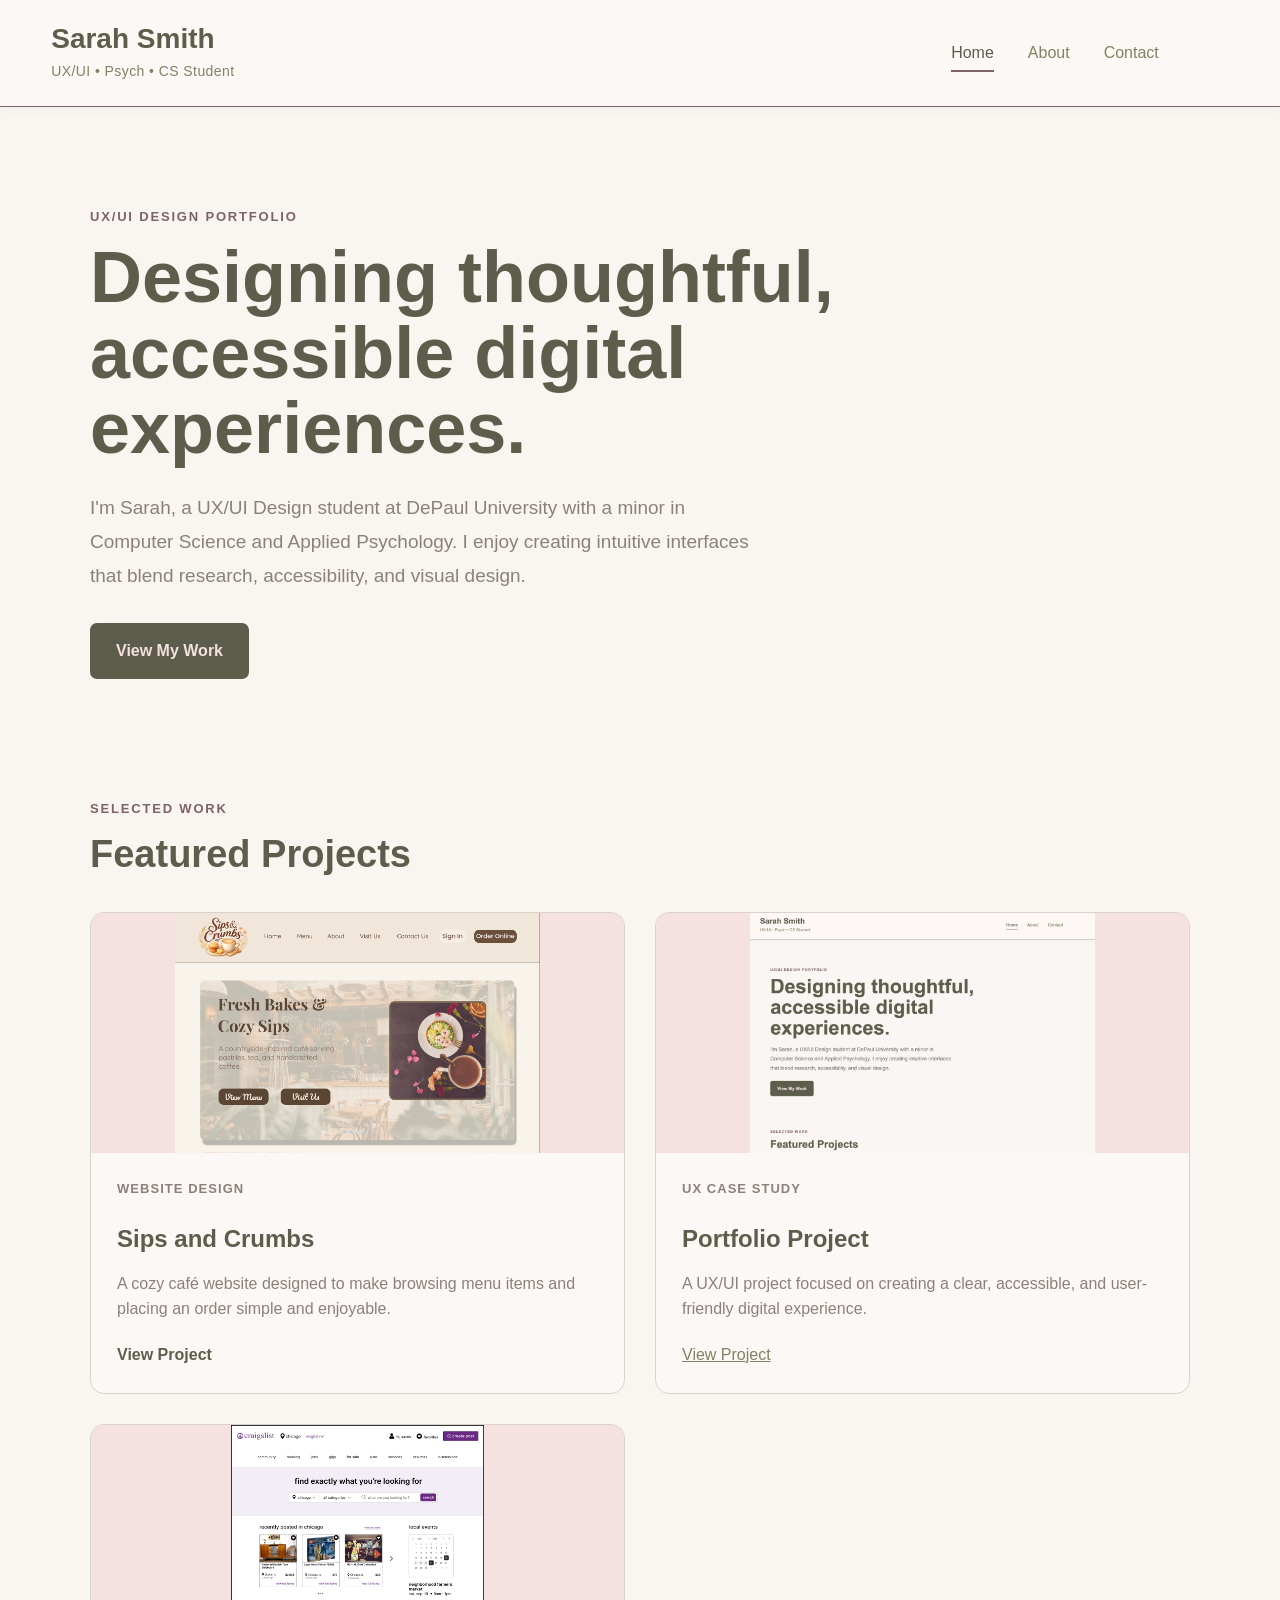
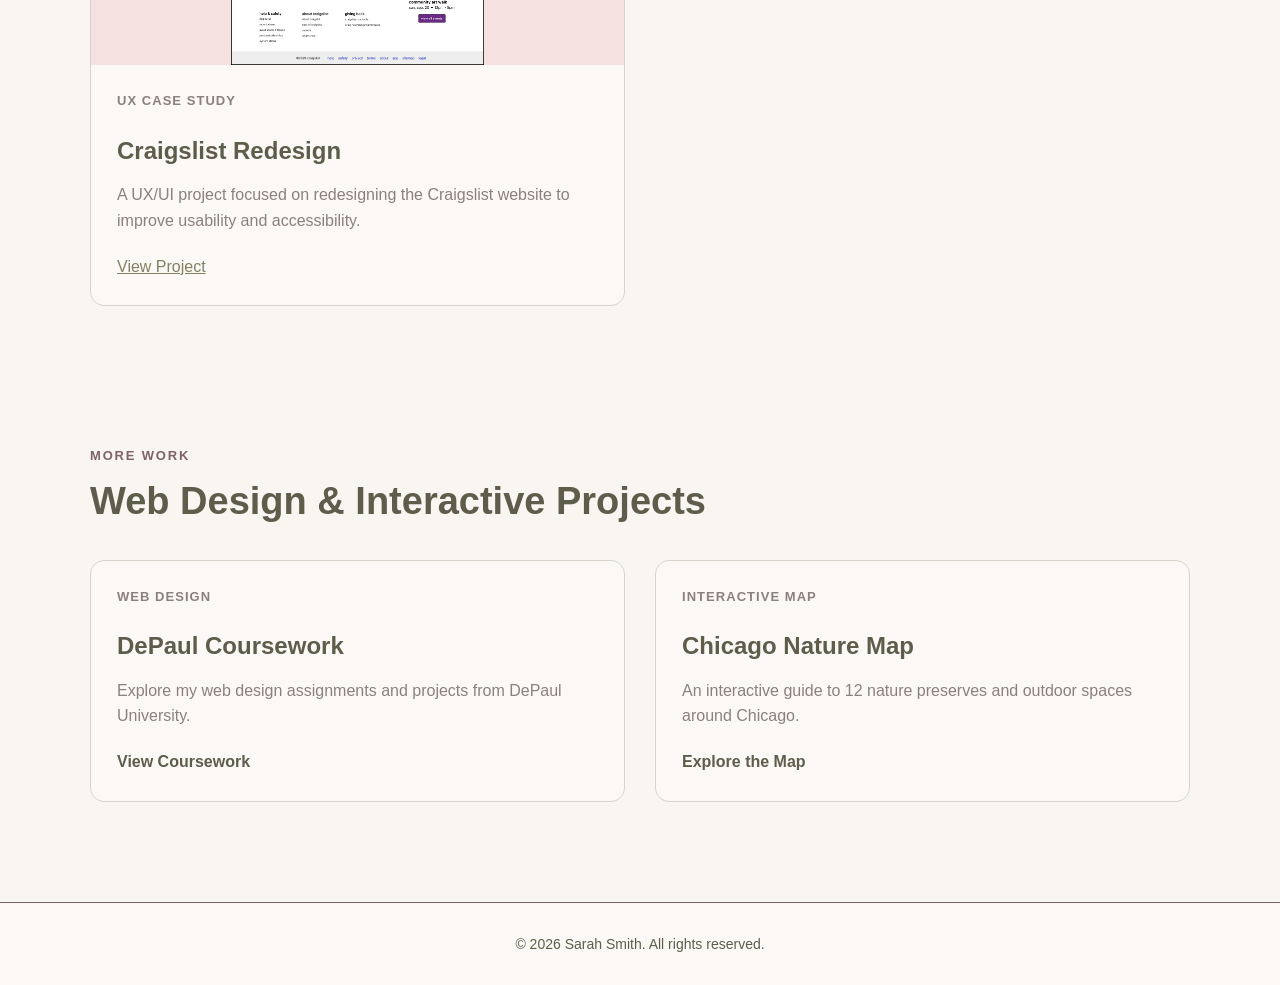
<file: index.html>
<!DOCTYPE html>
<html lang="en">

<head>
    <meta charset="UTF-8">
    <meta name="viewport" content="width=device-width, initial-scale=1.0">

    <meta
        name="description"
        content="Sarah Smith's UX/UI design portfolio featuring design projects, skills, and contact information."
    >

    <title>Sarah Smith | UX/UI Designer</title>

    <link rel="stylesheet" href="stylesheet.css">
</head>

<body>

<header class="site-header">

    <div class="header-content">

        <div class="brand">
            <h1>Sarah Smith</h1>
            <p>UX/UI • Psych • CS Student</p>
        </div>

        <nav class="nav">
            <a href="index.html" class="active">Home</a>
            <a href="aboutme.html">About</a>
            <a href="contact.html">Contact</a>
        </nav>

    </div>

</header>


    <main>

        <section class="hero">

            <div class="hero-text">

                <p class="eyebrow">UX/UI DESIGN PORTFOLIO</p>

                <h2>
                   Designing thoughtful,<br> accessible digital experiences.
                </h2>

                <p class="intro-text">
                   I'm Sarah, a UX/UI Design student at DePaul University with a minor in Computer Science and Applied Psychology. I enjoy creating intuitive interfaces that blend research, accessibility, and visual design.
                </p>

                <a href="#projects" class="button">
                    View My Work
                </a>

            </div>

        </section>


        <section class="project-section" id="projects">

            <div class="section-heading">
                <p class="eyebrow">SELECTED WORK</p>
                <h2>Featured Projects</h2>
            </div>

            <div class="projects">

                <article class="project-card">

                    <div class="project-image">
                        <span>
                            <img src="sipsncrumb.png">
                        </span>
                    </div>

                    <div class="project-content">
                        <p class="project-type">Website Design</p>

                        <h3>Sips and Crumbs</h3>

                        <p>
                            A cozy café website designed to make browsing menu
                            items and placing an order simple and enjoyable.
                        </p>

                        <a href="https://www.figma.com/design/zBjlT6VY4SoQTqJSvVg7JU/Project-Cafe?node-id=0-1&t=zkSq3e0hCy37U9MZ-1" class="project-link" target="_blank">
                            View Project
                        </a>
                    </div>

                </article>


                <article class="project-card">

                    <div class="project-image">
                        <span>
                            <img src="port.png">
                        </span>
                    </div>

                    <div class="project-content">
                        <p class="project-type">UX Case Study</p>

                        <h3>Portfolio Project</h3>

                        <p>
                            A UX/UI project focused on creating a clear,
                            accessible, and user-friendly digital experience.
                        </p>

                        <a href="#">
                            View Project
                        </a>
                    </div>

                </article>

                     <article class="project-card">

                    <div class="project-image">
                        <span>
                            <img src="craigslist_redesign.png">
                        </span>
                    </div>

                    <div class="project-content">
                        <p class="project-type">UX Case Study</p>

                        <h3>Craigslist Redesign</h3>

                        <p>
                            A UX/UI project focused on redesigning the Craigslist
                            website to improve usability and accessibility.
                        </p>

                        
                        <a href="https://studentweb.cdm.depaul.edu/ssmit336/assignment2.html">
                            View Project
                        </a>
                    </div>

                </article>

            </div>

        </section>


        <section class="project-section" aria-labelledby="more-work-heading">
            <div class="section-heading">
                <p class="eyebrow">MORE WORK</p>
                <h2 id="more-work-heading">Web Design &amp; Interactive Projects</h2>
            </div>
            <div class="projects">
                <article class="project-card">
                    <div class="project-content">
                        <p class="project-type">Web Design</p>
                        <h3>DePaul Coursework</h3>
                        <p>Explore my web design assignments and projects from DePaul University.</p>
                        <a class="project-link" href="https://studentweb.cdm.depaul.edu/ssmit336/" target="_blank" rel="noopener noreferrer">View Coursework</a>
                    </div>
                </article>
                <article class="project-card">
                    <div class="project-content">
                        <p class="project-type">Interactive Map</p>
                        <h3>Chicago Nature Map</h3>
                        <p>An interactive guide to 12 nature preserves and outdoor spaces around Chicago.</p>
                        <a class="project-link" href="https://studentweb.cdm.depaul.edu/ssmit336/uxd%20225%20web%20files/ChicagoNatureMap.html" target="_blank" rel="noopener noreferrer">Explore the Map</a>
                    </div>
                </article>
            </div>
        </section>

    </main>


    <footer class="site-footer">
        <p>&copy; 2026 Sarah Smith. All rights reserved.</p>
    </footer>

</body>

</html>
</file>
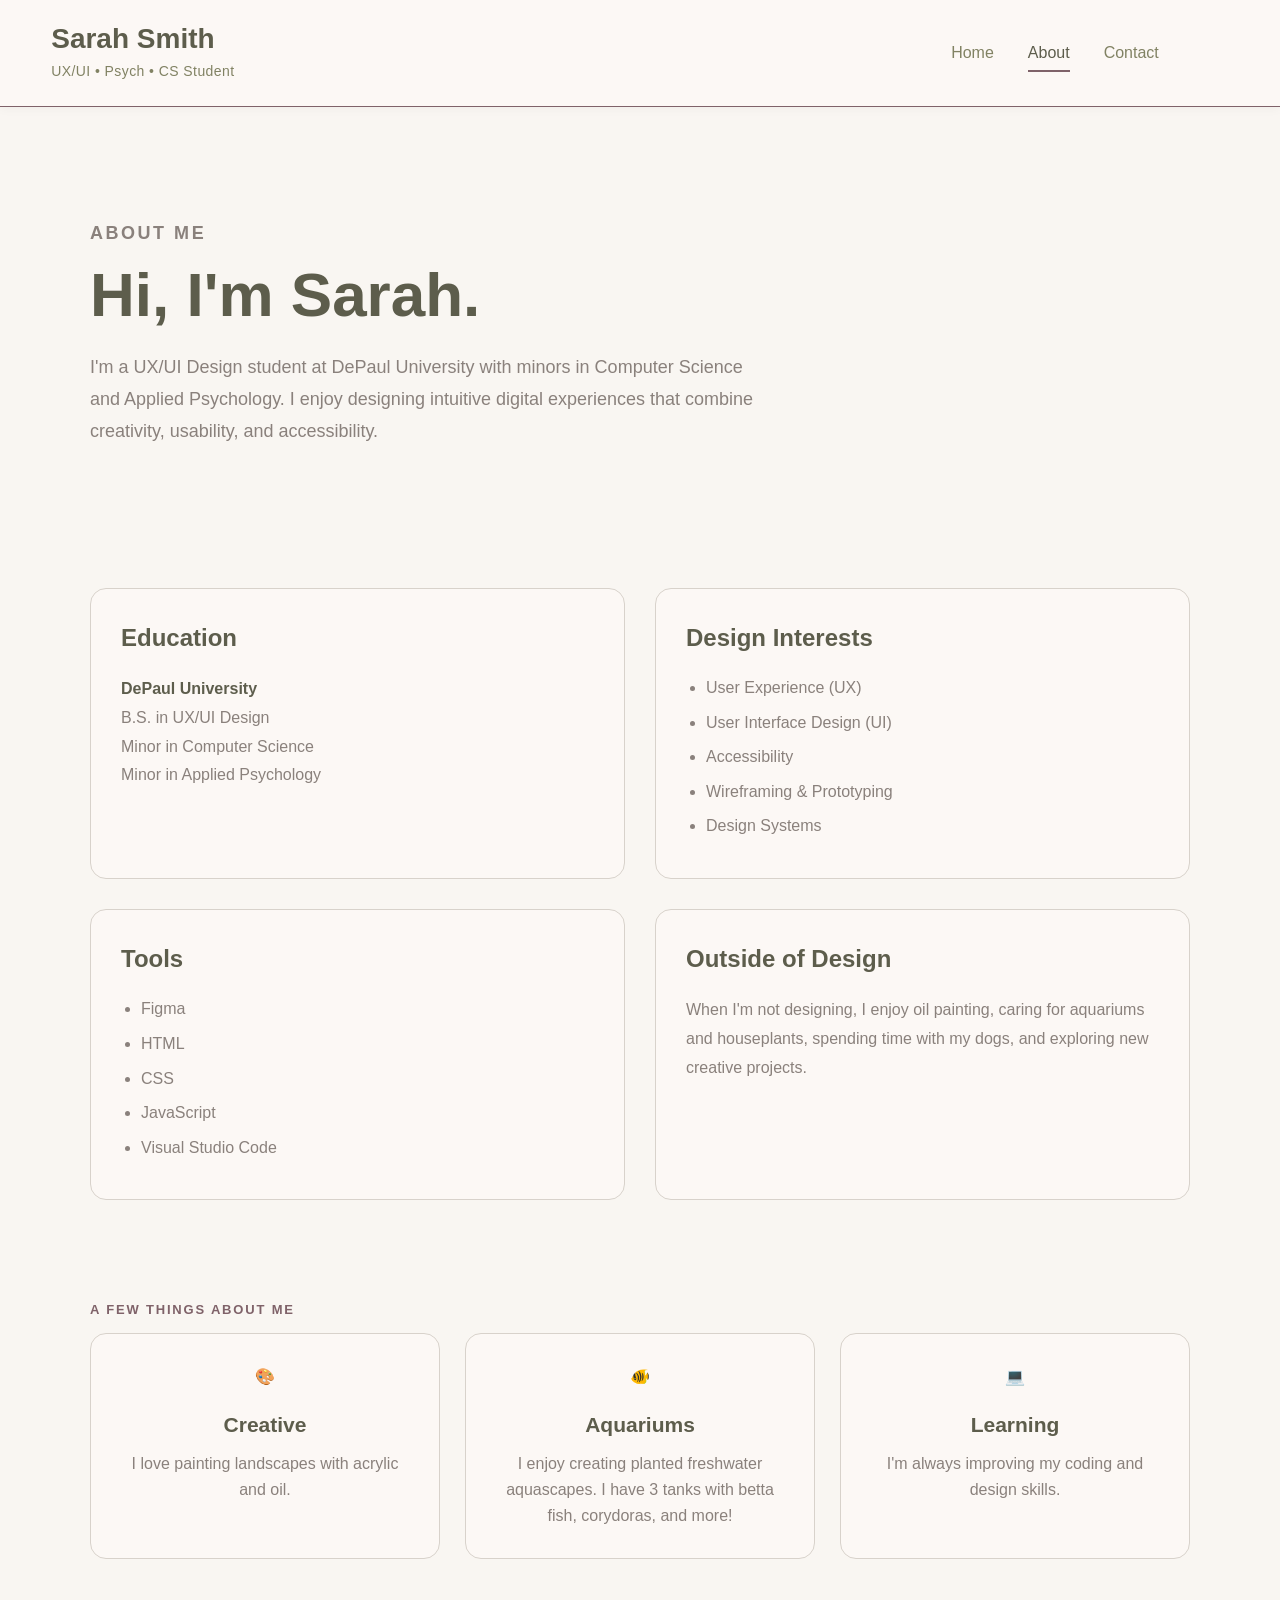
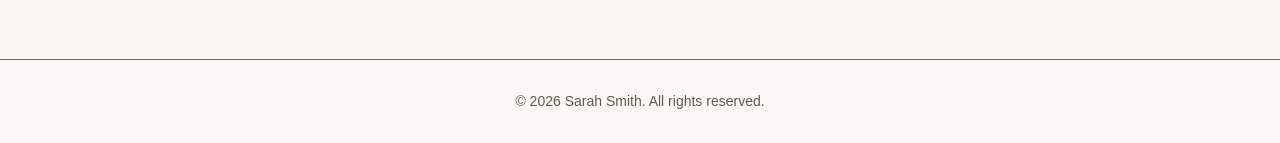
<file: aboutme.html>
<!DOCTYPE html>
<html lang="en">

<head>
    <meta charset="UTF-8">
    <meta name="viewport" content="width=device-width, initial-scale=1.0">

    <title>About | Sarah Smith</title>

    <link rel="stylesheet" href="stylesheet.css">
</head>

<body>

    <!-- Header -->
    <header class="site-header">

        <div class="header-content">

            <div class="brand">
                <h1>Sarah Smith</h1>
                <p>UX/UI • Psych • CS Student</p>
            </div>

            <nav class="nav">
                <a href="index.html">Home</a>
                <a href="aboutme.html" class="active">About</a>
                <a href="contact.html">Contact</a>
            </nav>

        </div>

    </header>


    <main>

        <!-- About Hero -->
        <section class="about-hero">

            <div class="about-text">

                <p class="eyebrow">ABOUT ME</p>

                <h2>Hi, I'm Sarah.</h2>

                <p class="intro-text">
                    I'm a UX/UI Design student at DePaul University with minors
                    in Computer Science and Applied Psychology. I enjoy designing
                    intuitive digital experiences that combine creativity,
                    usability, and accessibility.
                </p>

            </div>

        </section>


        <!-- About Content -->
        <section class="about-content">

            <div class="about-card">

                <h3>Education</h3>

                <p>
                    <strong>DePaul University</strong><br>
                    B.S. in UX/UI Design<br>
                    Minor in Computer Science<br>
                    Minor in Applied Psychology
                </p>

            </div>


            <div class="about-card">

                <h3>Design Interests</h3>

                <ul>
                    <li>User Experience (UX)</li>
                    <li>User Interface Design (UI)</li>
                    <li>Accessibility</li>
                    <li>Wireframing & Prototyping</li>
                    <li>Design Systems</li>
                </ul>

            </div>


            <div class="about-card">

                <h3>Tools</h3>

                <ul>
                    <li>Figma</li>
                    <li>HTML</li>
                    <li>CSS</li>
                    <li>JavaScript</li>
                    <li>Visual Studio Code</li>
                </ul>

            </div>


            <div class="about-card">

                <h3>Outside of Design</h3>

                <p>
                    When I'm not designing, I enjoy oil painting,
                    caring for aquariums and houseplants, spending time
                    with my dogs, and exploring new creative projects.
                </p>

            </div>

        </section>


        <!-- Fun Facts -->
        <section class="fun-facts">

            <p class="eyebrow">A FEW THINGS ABOUT ME</p>

            <div class="facts-grid">

                <div class="fact">
                    🎨
                    <h4>Creative</h4>
                    <p>I love painting landscapes with acrylic and oil.</p>
                </div>

                <div class="fact">
                    🐠
                    <h4>Aquariums</h4>
                    <p>I enjoy creating planted freshwater aquascapes. I have 3 tanks with betta fish, corydoras, and more!</p>
                </div>

                <div class="fact">
                    💻
                    <h4>Learning</h4>
                    <p>I'm always improving my coding and design skills.</p>
                </div>

            </div>

        </section>

    </main>


    <footer class="site-footer">
        <p>&copy; 2026 Sarah Smith. All rights reserved.</p>
    </footer>

</body>

</html>
</file>
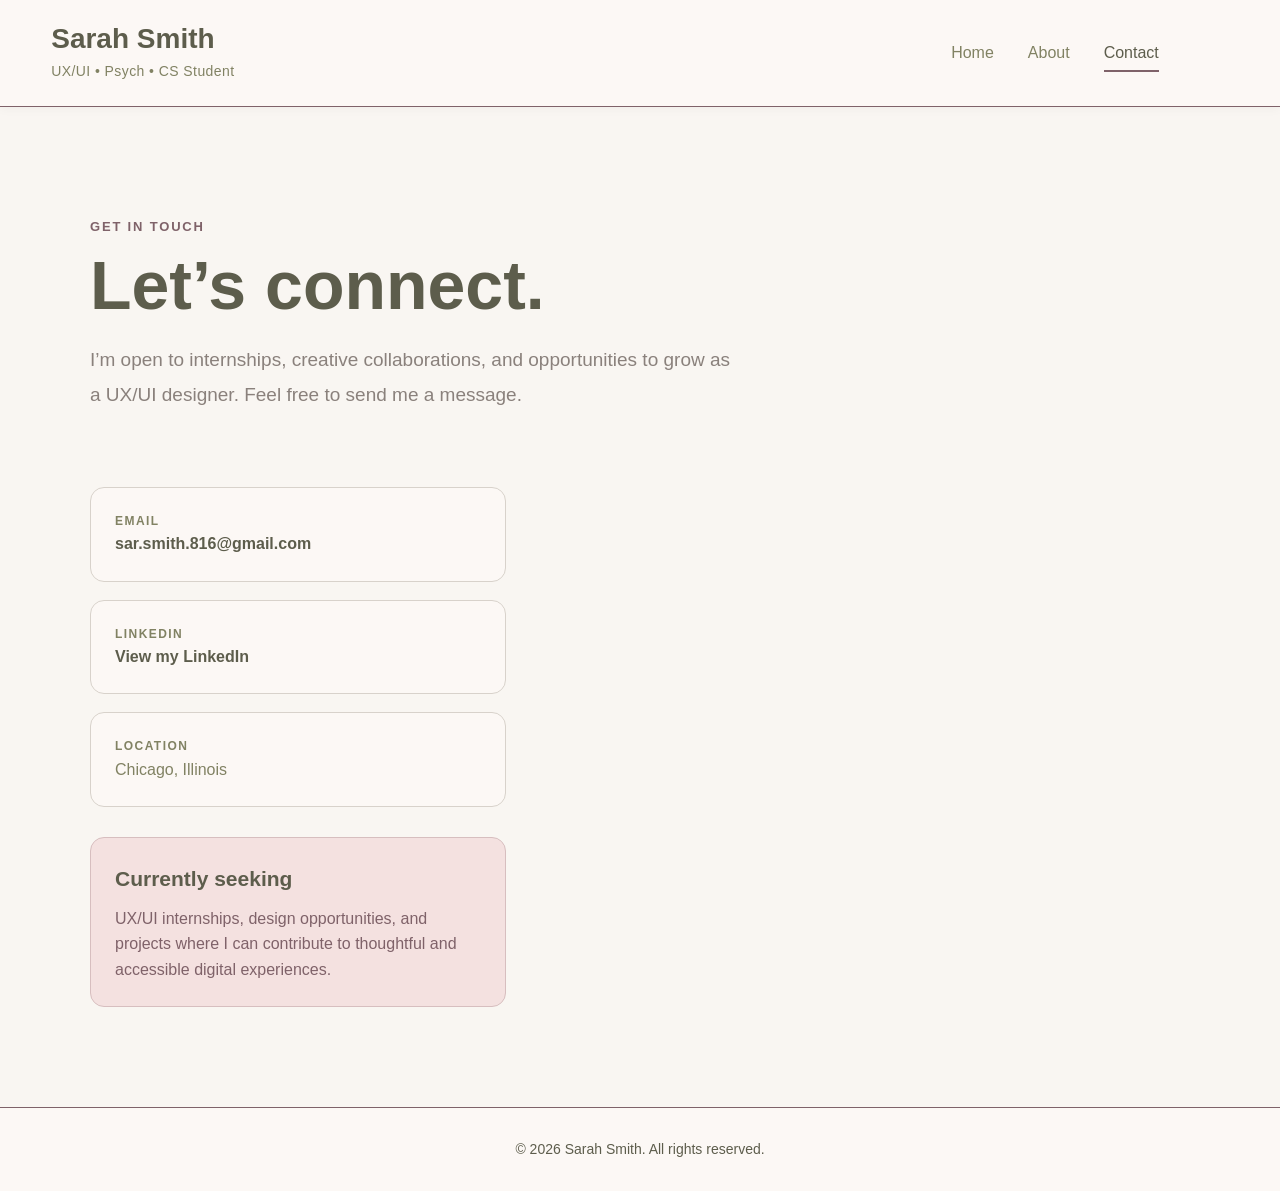
<file: contact.html>
<!DOCTYPE html>
<html lang="en">

<head>
    <meta charset="UTF-8">
    <meta name="viewport" content="width=device-width, initial-scale=1.0">

    <meta
        name="description"
        content="Contact Sarah Smith, a UX/UI design student at DePaul University."
    >

    <title>Contact | Sarah Smith</title>

    <link rel="stylesheet" href="stylesheet.css">
</head>

<body>

    <header class="site-header">
        <div class="header-content">

            <div class="brand">
                <h1>Sarah Smith</h1>
                <p>UX/UI • Psych • CS Student</p>
            </div>

            <nav class="nav" aria-label="Main navigation">
                <a href="index.html">Home</a>
                <a href="aboutme.html">About</a>
                <a href="contact.html" class="active" aria-current="page">
                    Contact
                </a>
            </nav>

        </div>
    </header>


    <main>

        <section class="contact-hero">

            <div class="contact-heading">
                <p class="eyebrow">GET IN TOUCH</p>

                <h2>Let’s connect.</h2>

                <p class="contact-intro">
                    I’m open to internships, creative collaborations, and
                    opportunities to grow as a UX/UI designer. Feel free to
                    send me a message.
                </p>
            </div>

        </section>


        <section class="contact-layout">

            <div class="contact-info">

                <div class="contact-info-card">
                    <p class="contact-label">Email</p>

                    <a href="sar.smith.816@gmail.com">
                        sar.smith.816@gmail.com
                    </a>
                </div>

                <div class="contact-info-card">
                    <p class="contact-label">LinkedIn</p>

                    <a
                        href="https://www.linkedin.com/in/sar03578"
                        target="_blank"
                        rel="noopener noreferrer"
                    >
                        View my LinkedIn
                    </a>
                </div>

                <div class="contact-info-card">
                    <p class="contact-label">Location</p>

                    <p>Chicago, Illinois</p>
                </div>

                <div class="contact-note">
                    <h3>Currently seeking</h3>

                    <p>
                        UX/UI internships, design opportunities, and projects
                        where I can contribute to thoughtful and accessible
                        digital experiences.
                    </p>
                </div>

            </div>

 <!----
            <form class="contact-form" action="#" method="post">

                <div class="form-group">
                    <label for="name">Name</label>

                    <input
                        type="text"
                        id="name"
                        name="name"
                        placeholder="Your name"
                        required
                    >
                </div>

                <div class="form-group">
                    <label for="email">Email</label>

                    <input
                        type="email"
                        id="email"
                        name="email"
                        placeholder="yourname.gmail"
                        required
                    >
                </div>

                <div class="form-group">
                    <label for="subject">Subject</label>

                    <input
                        type="text"
                        id="subject"
                        name="subject"
                        placeholder="What would you like to discuss?"
                    >
                </div>

                <div class="form-group">
                    <label for="message">Message</label>

                    <textarea
                        id="message"
                        name="message"
                        rows="7"
                        placeholder="Write your message here..."
                        required
                    ></textarea>
                </div>

                <button class="contact-button" type="submit">
                    Send Message
                </button>

            </form> -->
        </section>

    </main>


    <footer class="site-footer">
        <p>&copy; 2026 Sarah Smith. All rights reserved.</p>
    </footer>

</body>

</html>
</file>
<file: stylesheet.css>
/* ========================================
   COLOR PALETTE
======================================== */

:root {
    --background: #f9f6f2;
    --surface: #fcf8f5;
    --surface-white: #ffffff;

    --olive-dark: #5d5d4c;
    --olive: #818263;
    --olive-light: #a7a88c;

    --rose: #7f6269;
    --rose-light: #f4e1e0;

    --text-dark: #333333;
    --text-medium: #6f6864;
    --text-light: #8a817c;

    --border: #d8d2cb;
    --shadow: rgba(93, 93, 76, 0.09);
}


/* ========================================
   RESET AND GLOBAL STYLES
======================================== */

* {
    box-sizing: border-box;
}

html {
    scroll-behavior: smooth;
}

body {
    margin: 0;
    background-color: var(--background);
    color: var(--text-dark);
    font-family: Arial, Helvetica, sans-serif;
    line-height: 1.6;
}

img {
    display: block;
    max-width: 100%;
    height: auto;
}

main {
    width: min(1100px, 90%);
    margin: 0 auto;
    padding-top: 20px;
}

a {
    color: var(--olive);
}


/* ========================================
   HEADER
======================================== */

.site-header {
    position: sticky;
    top: 0;
    z-index: 1000;

    width: 100%;
    background-color: #fcf8f5;
    border-bottom: 1px solid #7f6269;

    backdrop-filter: blur(10px);
    -webkit-backdrop-filter: blur(10px);

    box-shadow: 0 2px 10px rgba(0, 0, 0, 0.04);
}

.header-content {
    display: flex;
    align-items: center;
    width: min(1200px, 92%);
    margin: 0 auto;
    padding: 24px 0;
}


/* ========================================
   BRAND
======================================== */

.brand {
    flex-shrink: 0;
}

.brand h1 {
    margin: 0;
    color: var(--olive-dark);
    font-size: 28px;
    font-weight: 700;
    line-height: 1.1;
}

.brand p {
    margin: 5px 0 0;
    color: var(--olive);
    font-size: 14px;
    font-weight: 400;
    letter-spacing: 0.03em;
}


/* ========================================
   NAVIGATION
======================================== */

.nav {
    display: flex;
    align-items: center;
    gap: 34px;
    margin-left: auto;
    margin-right: 70px;
    white-space: nowrap;
}

.nav a {
    position: relative;
    padding: 8px 0;
    color: var(--olive);
    font-size: 16px;
    font-weight: 400;
    text-decoration: none;
    transition: color 0.2s ease;
}

.nav a:visited {
    color: var(--olive);
}

.nav a:hover,
.nav a.active {
    color: var(--olive-dark);
}

.nav a::after {
    content: "";
    position: absolute;
    right: 0;
    bottom: 2px;
    left: 0;
    height: 2px;
    background-color: var(--rose);
    transform: scaleX(0);
    transform-origin: center;
    transition: transform 0.2s ease;
}

.nav a:hover::after,
.nav a.active::after {
    transform: scaleX(1);
}


/* ========================================
   SHARED TYPOGRAPHY
======================================== */

.eyebrow {
    margin: 0 0 12px;
    color: var(--rose);
    font-size: 13px;
    font-weight: 700;
    letter-spacing: 0.14em;
    text-transform: uppercase;
}

.intro-text {
    max-width: 670px;
    margin: 0 0 30px;
    color: var(--text-light);
    font-size: 19px;
    line-height: 1.8;
}

.section-heading {
    margin-bottom: 35px;
}

.section-heading h2 {
    margin: 0;
    color: var(--olive-dark);
    font-size: 38px;
    line-height: 1.2;
}


/* ========================================
   HOMEPAGE HERO
======================================== */

.hero {
    display: flex;
    align-items: center;
    min-height: 520px;
    padding: 80px 0;
}

.hero-text {
    max-width: 760px;
}

.hero h2 {
    max-width: 800px;
    margin: 0 0 24px;
    color: var(--olive-dark);
    font-size: clamp(42px, 7vw, 72px);
    line-height: 1.05;
}


/* ========================================
   BUTTONS
======================================== */

.button {
    display: inline-block;
    padding: 13px 24px;
    background-color: var(--olive-dark);
    color: var(--rose-light);
    border: 2px solid var(--olive-dark);
    border-radius: 7px;
    font-size: 16px;
    font-weight: 600;
    text-decoration: none;
    transition:
        background-color 0.2s ease,
        color 0.2s ease,
        transform 0.2s ease;
}

.button:visited {
    color: var(--rose-light);
}

.button:hover {
    background-color: transparent;
    color: var(--olive-dark);
    transform: translateY(-2px);
}


/* ========================================
   HOMEPAGE PROJECT SECTION
======================================== */

.project-section {
    padding: 40px 0 100px;
}

.projects {
    display: grid;
    grid-template-columns: repeat(2, 1fr);
    gap: 30px;
}

.project-card {
    overflow: hidden;
    background-color: var(--surface);
    border: 1px solid var(--border);
    border-radius: 14px;
    transition:
        transform 0.2s ease,
        box-shadow 0.2s ease;
}

.project-card:hover {
    transform: translateY(-5px);
    box-shadow: 0 12px 28px var(--shadow);
}

.project-image {
    display: flex;
    align-items: center;
    justify-content: center;
    min-height: 240px;
    background-color: var(--rose-light);
    color: var(--olive-dark);
    font-size: 15px;
    font-weight: 600;
}

.project-image img {
    width: 100%;
    height: 240px;
    object-fit: cover;
    border-radius: 0;
}

.project-content {
    padding: 26px;
}

.project-type {
    margin: 0 0 7px;
    color: var(--rose);
    font-size: 13px;
    font-weight: 700;
    letter-spacing: 0.08em;
    text-transform: uppercase;
}

.project-content h3 {
    margin: 0 0 12px;
    color: var(--olive-dark);
    font-size: 24px;
}

.project-content p {
    margin: 0 0 20px;
    color: var(--text-light);
}

.project-link {
    color: var(--olive-dark);
    font-weight: 600;
    text-decoration: none;
}

.project-link:visited {
    color: var(--olive-dark);
}

.project-link:hover {
    color: var(--rose);
    text-decoration: underline;
}


/* ========================================
   ABOUT PAGE HERO
======================================== */

.about-hero {
    padding: 90px 0 55px;
}

.about-container {
    display: grid;
    grid-template-columns: minmax(230px, 320px) 1fr;
    gap: 65px;
    align-items: center;
}

.about-photo img {
    width: 100%;
    aspect-ratio: 4 / 5;
    object-fit: cover;
    border: 2px solid var(--border);
    border-radius: 18px;
    box-shadow: 0 12px 28px var(--shadow);
}

.about-text h2 {
    margin: 0 0 22px;
    color: var(--olive-dark);
    font-size: clamp(44px, 6vw, 62px);
    line-height: 1.08;
}

.about-text p {
    color: var(--text-light);
    font-size: 18px;
    line-height: 1.8;
}


/* ========================================
   ABOUT PAGE CARDS
======================================== */

.about-grid,
.about-content {
    display: grid;
    grid-template-columns: repeat(2, 1fr);
    gap: 30px;
    margin: 55px 0 90px;
}

.about-card {
    padding: 30px;
    background-color: var(--surface);
    border: 1px solid var(--border);
    border-radius: 16px;
    transition:
        transform 0.2s ease,
        box-shadow 0.2s ease;
}

.about-card:hover {
    transform: translateY(-5px);
    box-shadow: 0 12px 26px var(--shadow);
}

.about-card h3 {
    margin: 0 0 18px;
    color: var(--olive-dark);
    font-size: 24px;
}

.about-card p {
    margin: 0;
    color: var(--text-light);
    line-height: 1.8;
}

.about-card strong {
    color: var(--olive-dark);
}

.about-card ul {
    margin: 0;
    padding-left: 20px;
}

.about-card li {
    margin-bottom: 9px;
    color: var(--text-light);
}


/* ========================================
   ABOUT PAGE FUN FACTS
======================================== */

.fun-facts {
    padding: 10px 0 100px;
}

.fun-facts h2 {
    margin: 0 0 30px;
    color: var(--olive-dark);
    font-size: 36px;
}

.facts,
.facts-grid {
    display: grid;
    grid-template-columns: repeat(3, 1fr);
    gap: 25px;
}

.fact {
    padding: 30px;
    background-color: var(--surface);
    border: 1px solid var(--border);
    border-radius: 16px;
    text-align: center;
    transition:
        transform 0.2s ease,
        box-shadow 0.2s ease;
}

.fact:hover {
    transform: translateY(-4px);
    box-shadow: 0 10px 24px var(--shadow);
}

.fact h4 {
    margin: 18px 0 10px;
    color: var(--olive-dark);
    font-size: 21px;
}

.fact p {
    margin: 0;
    color: var(--text-light);
}


/* ========================================
   CONTACT PAGE
======================================== */

.contact-hero {
    padding: 90px 0 45px;
}

.contact-heading {
    max-width: 720px;
}

.contact-heading h2 {
    margin: 0 0 22px;
    color: var(--olive-dark);
    font-size: clamp(46px, 7vw, 68px);
    line-height: 1.05;
}

.contact-intro {
    max-width: 650px;
    margin: 0;
    color: var(--text-light);
    font-size: 19px;
    line-height: 1.8;
}

.contact-layout {
    display: grid;
    grid-template-columns: 0.8fr 1.2fr;
    gap: 60px;
    align-items: start;
    padding: 30px 0 100px;
}

.contact-info {
    display: grid;
    gap: 18px;
}

.contact-info-card,
.contact-note {
    padding: 24px;
    background-color: var(--surface);
    border: 1px solid var(--border);
    border-radius: 14px;
}

.contact-label {
    margin: 0 0 6px;
    color: var(--rose);
    font-size: 12px;
    font-weight: 700;
    letter-spacing: 0.12em;
    text-transform: uppercase;
}

.contact-info-card p {
    margin: 0;
    color: var(--olive);
}

.contact-info-card a {
    color: var(--olive-dark);
    font-weight: 600;
    text-decoration: none;
}

.contact-info-card a:hover {
    color: var(--rose);
    text-decoration: underline;
}

.contact-note {
    margin-top: 12px;
    background-color: var(--rose-light);
    border-color: #d7bebf;
}

.contact-note h3 {
    margin: 0 0 10px;
    color: var(--olive-dark);
    font-size: 21px;
}

.contact-note p {
    margin: 0;
    color: var(--rose);
}


/* ========================================
   CONTACT FORM
======================================== */

.contact-form {
    padding: 34px;
    background-color: var(--surface);
    border: 1px solid var(--border);
    border-radius: 18px;
    box-shadow: 0 12px 30px var(--shadow);
}

.form-group {
    margin-bottom: 22px;
}

.form-group label {
    display: block;
    margin-bottom: 8px;
    color: var(--olive-dark);
    font-size: 14px;
    font-weight: 600;
}

.form-group input,
.form-group textarea {
    width: 100%;
    padding: 13px 14px;
    background-color: var(--background);
    color: var(--text-dark);
    border: 1px solid #cfc7c0;
    border-radius: 8px;
    font: inherit;
    transition:
        border-color 0.2s ease,
        box-shadow 0.2s ease;
}

.form-group textarea {
    min-height: 170px;
    resize: vertical;
}

.form-group input::placeholder,
.form-group textarea::placeholder {
    color: #a49b95;
}

.form-group input:focus,
.form-group textarea:focus {
    outline: none;
    border-color: var(--olive);
    box-shadow: 0 0 0 3px rgba(129, 130, 99, 0.14);
}

.contact-button {
    padding: 13px 24px;
    background-color: var(--olive-dark);
    color: var(--rose-light);
    border: 2px solid var(--olive-dark);
    border-radius: 7px;
    cursor: pointer;
    font: inherit;
    font-weight: 600;
    transition:
        background-color 0.2s ease,
        color 0.2s ease,
        transform 0.2s ease;
}

.contact-button:hover {
    background-color: transparent;
    color: var(--olive-dark);
    transform: translateY(-2px);
}


/* ========================================
   FOOTER
======================================== */

.site-footer {
    padding: 30px 5%;
    background-color: var(--surface);
    color: var(--olive-dark);
    font-size: 14px;
    text-align: center;
    border-top: 1px solid var(--rose);
}

.site-footer p {
    margin: 0;
}


/* ========================================
   TABLET
======================================== */

@media (max-width: 850px) {

    .header-content {
        width: 90%;
    }

    .nav {
        gap: 22px;
        margin-right: 0;
    }

    .nav a {
        font-size: 15px;
    }

    .hero {
        min-height: 450px;
        padding: 60px 0;
    }

    .projects,
    .about-grid,
    .about-content {
        grid-template-columns: 1fr;
    }

    .about-container {
        grid-template-columns: 250px 1fr;
        gap: 40px;
    }

    .facts,
    .facts-grid {
        grid-template-columns: 1fr;
    }

    .contact-layout {
        grid-template-columns: 1fr;
        gap: 40px;
    }

    .contact-info {
        grid-template-columns: repeat(2, 1fr);
    }

    .contact-note {
        grid-column: 1 / -1;
    }
}


/* ========================================
   MOBILE
======================================== */

@media (max-width: 600px) {

    .header-content {
        flex-direction: column;
        align-items: flex-start;
        gap: 18px;
        padding: 20px 0;
    }

    .nav {
        width: 100%;
        gap: 20px;
        margin-left: 0;
        overflow-x: auto;
    }

    .nav a {
        flex-shrink: 0;
        font-size: 14px;
    }

    .hero {
        min-height: auto;
        padding: 65px 0;
    }

    .hero h2 {
        font-size: 44px;
    }

    .intro-text {
        font-size: 17px;
    }

    .section-heading h2 {
        font-size: 31px;
    }

    .project-section {
        padding-bottom: 70px;
    }

    .about-hero {
        padding: 65px 0 35px;
    }

    .about-container {
        grid-template-columns: 1fr;
        gap: 35px;
    }

    .about-photo {
        width: min(290px, 100%);
        margin: 0 auto;
    }

    .about-text {
        text-align: left;
    }

    .about-text h2 {
        font-size: 44px;
    }

    .about-grid,
    .about-content {
        margin: 40px 0 70px;
    }

    .fun-facts {
        padding-bottom: 70px;
    }

    .contact-hero {
        padding: 65px 0 30px;
    }

    .contact-heading h2 {
        font-size: 44px;
    }

    .contact-intro {
        font-size: 17px;
    }

    .contact-layout {
        padding-bottom: 70px;
    }

    .contact-info {
        grid-template-columns: 1fr;
    }

    .contact-note {
        grid-column: auto;
    }

    .contact-form {
        padding: 24px;
    }

    .contact-button {
        width: 100%;
    }
}
</file>
